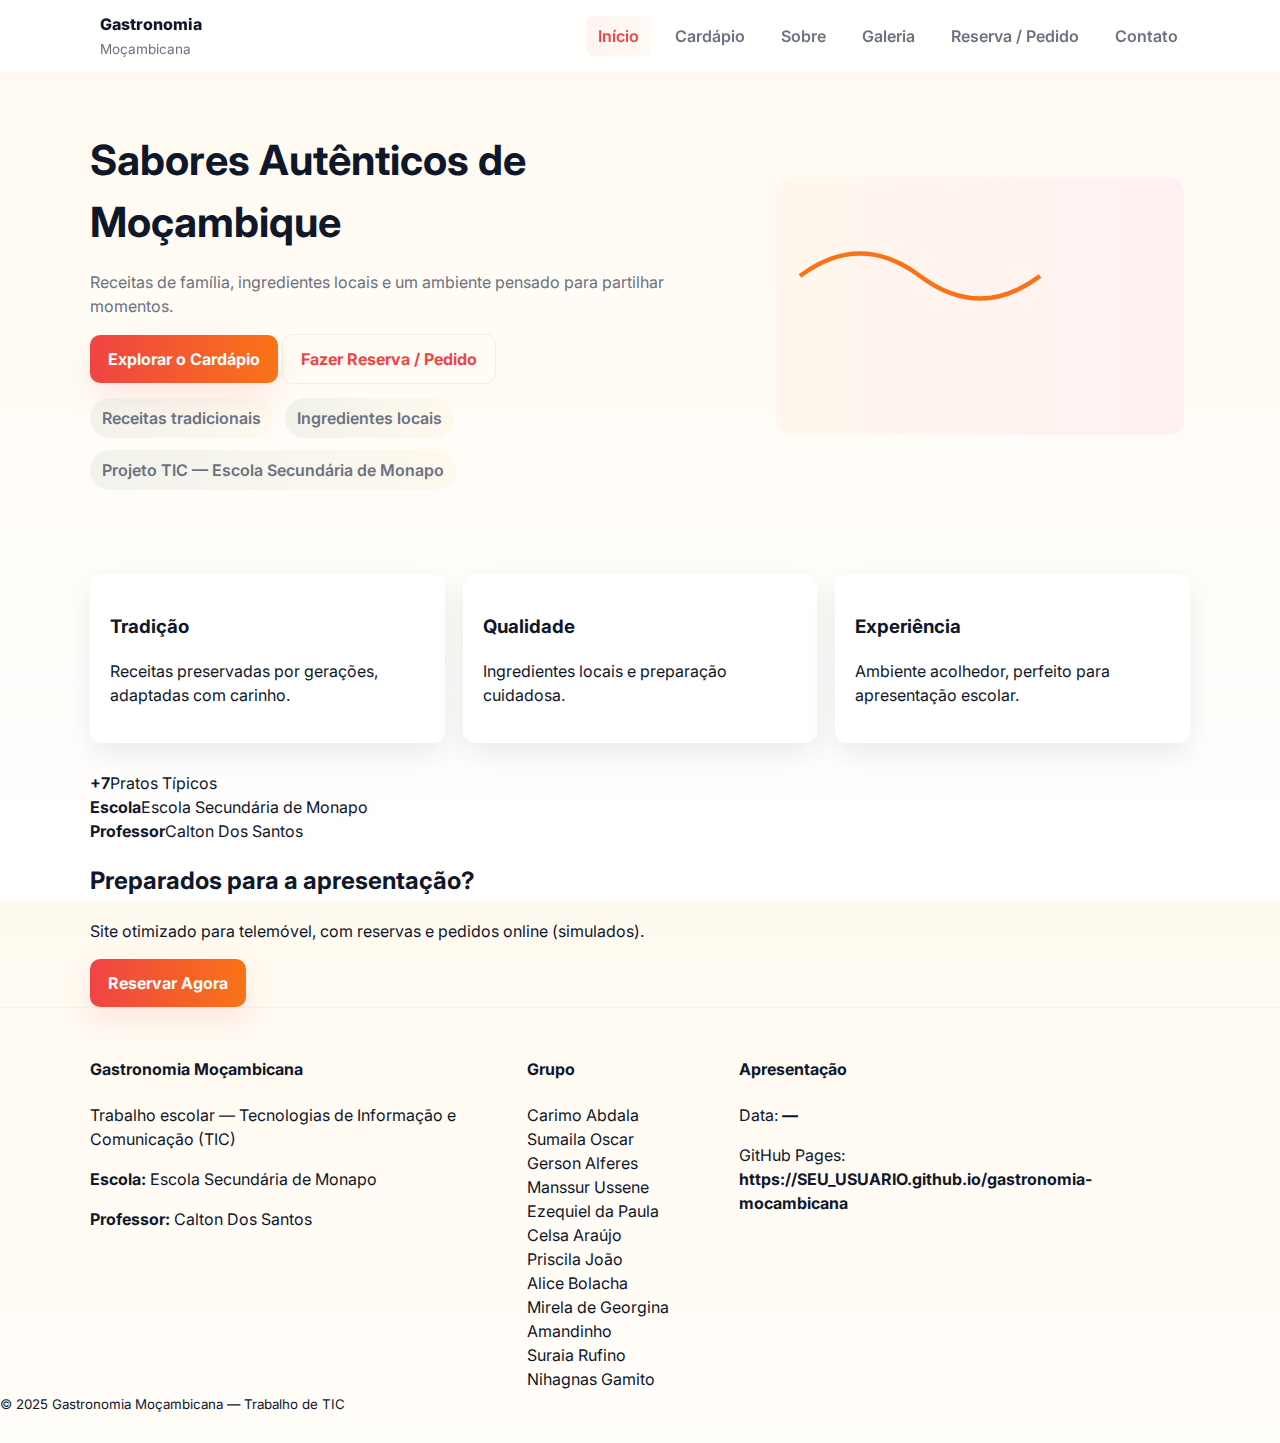
<file: index.html>
<!doctype html>
<html lang="pt">
<head>
  <meta charset="utf-8" />
  <meta name="viewport" content="width=device-width,initial-scale=1" />
  <title>Gastronomia Moçambicana — Início</title>
  <link href="https://fonts.googleapis.com/css2?family=Inter:wght@300;400;600;800&display=swap" rel="stylesheet">
  <link rel="stylesheet" href="style.css">
</head>
<body>
  <header class="site-header">
    <div class="container header-inner">
      <a class="brand" href="index.html" aria-label="Gastronomia Moçambicana">
        <svg class="logo" viewBox="0 0 100 100" aria-hidden="true"><defs><linearGradient id="lg" x1="0" x2="1"><stop offset="0" stop-color="#f59e0b"/><stop offset="1" stop-color="#ef4444"/></linearGradient></defs><circle cx="50" cy="50" r="44" fill="url(#lg)"/></svg>
        <div class="brand-text"><strong>Gastronomia</strong><span>Moçambicana</span></div>
      </a>

      <nav class="main-nav" aria-label="Navegação principal">
        <a href="index.html" class="nav-link active">Início</a>
        <a href="menu.html" class="nav-link">Cardápio</a>
        <a href="sobre.html" class="nav-link">Sobre</a>
        <a href="galeria.html" class="nav-link">Galeria</a>
        <a href="reserva.html" class="nav-link">Reserva / Pedido</a>
        <a href="contato.html" class="nav-link">Contato</a>
      </nav>

      <button class="burger" aria-label="Abrir menu" aria-expanded="false"><span></span><span></span><span></span></button>
    </div>

    <div id="mobile-menu" class="mobile-menu" hidden>
      <a href="index.html">Início</a>
      <a href="menu.html">Cardápio</a>
      <a href="sobre.html">Sobre</a>
      <a href="galeria.html">Galeria</a>
      <a href="reserva.html">Reserva / Pedido</a>
      <a href="contato.html">Contato</a>
    </div>
  </header>

  <main>
    <section class="hero">
      <div class="container hero-inner">
        <div class="hero-copy">
          <h1>Sabores Autênticos de Moçambique</h1>
          <p class="lead">Receitas de família, ingredientes locais e um ambiente pensado para partilhar momentos.</p>
          <div class="hero-ctas">
            <a class="btn primary" href="menu.html">Explorar o Cardápio</a>
            <a class="btn outline" href="reserva.html">Fazer Reserva / Pedido</a>
          </div>
          <ul class="badges">
            <li>Receitas tradicionais</li>
            <li>Ingredientes locais</li>
            <li>Projeto TIC — Escola Secundária de Monapo</li>
          </ul>
        </div>

        <div class="hero-visual" aria-hidden="true">
          <svg viewBox="0 0 560 360" class="hero-art" role="img">
            <defs><linearGradient id="hg" x1="0" x2="1"><stop offset="0" stop-color="#fff7ed"/><stop offset="1" stop-color="#fff1f2"/></linearGradient></defs>
            <rect x="8" y="8" rx="20" width="544" height="344" fill="url(#hg)"/>
            <g transform="translate(40,80)" stroke="#f97316" stroke-width="6" fill="none">
              <path d="M0 60 q80 -60 160 0 q80 60 160 0"/>
            </g>
          </svg>
        </div>
      </div>
    </section>

    <section class="features container">
      <article class="card"><h3>Tradição</h3><p>Receitas preservadas por gerações, adaptadas com carinho.</p></article>
      <article class="card"><h3>Qualidade</h3><p>Ingredientes locais e preparação cuidadosa.</p></article>
      <article class="card"><h3>Experiência</h3><p>Ambiente acolhedor, perfeito para apresentação escolar.</p></article>
    </section>

    <section class="highlights container">
      <div class="grid-3">
        <div class="stat"><strong>+7</strong><span>Pratos Típicos</span></div>
        <div class="stat"><strong>Escola</strong><span>Escola Secundária de Monapo</span></div>
        <div class="stat"><strong>Professor</strong><span>Calton Dos Santos</span></div>
      </div>
    </section>

    <section class="cta container">
      <h2>Preparados para a apresentação?</h2>
      <p>Site otimizado para telemóvel, com reservas e pedidos online (simulados).</p>
      <a class="btn primary" href="reserva.html">Reservar Agora</a>
    </section>
  </main>

  <footer class="site-footer">
    <div class="container footer-grid">
      <div>
        <h4>Gastronomia Moçambicana</h4>
        <p>Trabalho escolar — Tecnologias de Informação e Comunicação (TIC)</p>
        <p><strong>Escola:</strong> Escola Secundária de Monapo</p>
        <p><strong>Professor:</strong> Calton Dos Santos</p>
      </div>

      <div>
        <h4>Grupo</h4>
        <ul class="group-list">
          <li>Carimo Abdala</li><li>Sumaila Oscar</li><li>Gerson Alferes</li><li>Manssur Ussene</li><li>Ezequiel da Paula</li>
          <li>Celsa Araújo</li><li>Priscila João</li><li>Alice Bolacha</li><li>Mirela de Georgina Amandinho</li><li>Suraia Rufino</li><li>Nihagnas Gamito</li>
        </ul>
      </div>

      <div>
        <h4>Apresentação</h4>
        <p>Data: <strong>—</strong></p>
        <p>GitHub Pages: <strong>https://SEU_USUARIO.github.io/gastronomia-mocambicana</strong></p>
      </div>
    </div>
    <div class="copyright"><small>&copy; 2025 Gastronomia Moçambicana — Trabalho de TIC</small></div>
  </footer>

  <script src="scripts.js"></script>
</body>
</html>
</file>
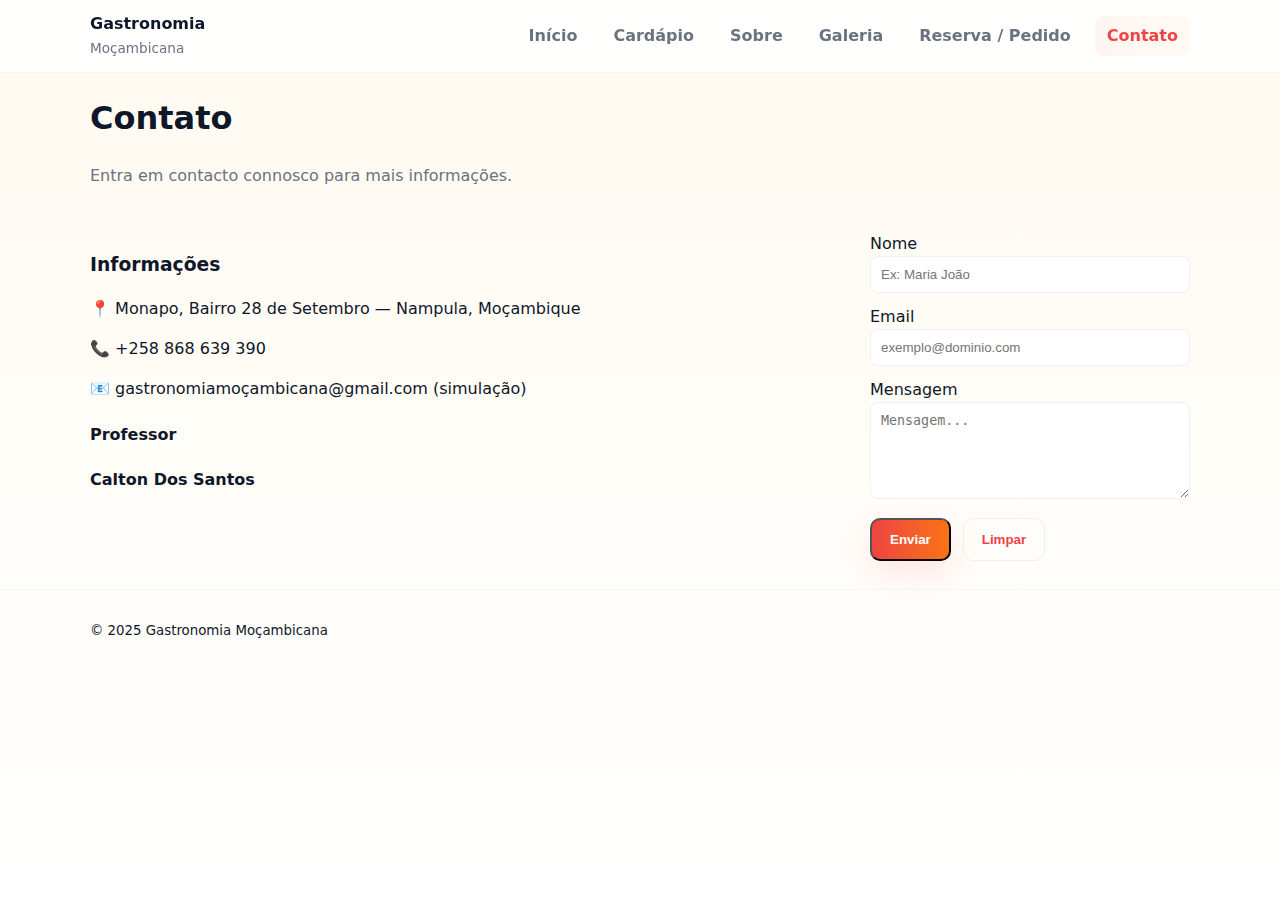
<file: contato.html>
<!doctype html>
<html lang="pt">
<head>
  <meta charset="utf-8"><meta name="viewport" content="width=device-width,initial-scale=1"><title>Contato — Gastronomia Moçambicana</title><link rel="stylesheet" href="style.css"></head>
<body>
  <header class="site-header small"><div class="container header-inner"><a class="brand" href="index.html"><div class="brand-text"><strong>Gastronomia</strong><span>Moçambicana</span></div></a><nav class="main-nav"><a href="index.html">Início</a><a href="menu.html">Cardápio</a><a href="sobre.html">Sobre</a><a href="galeria.html">Galeria</a><a href="reserva.html">Reserva / Pedido</a><a href="contato.html" class="active">Contato</a></nav><button class="burger" aria-label="Abrir menu" aria-expanded="false"><span></span><span></span><span></span></button></div></header>

  <main class="container contact-page">
    <h1>Contato</h1>
    <p class="lead">Entra em contacto connosco para mais informações.</p>
    <div class="contact-grid">
      <aside class="contact-info">
        <h3>Informações</h3>
        <p>📍 Monapo, Bairro 28 de Setembro — Nampula, Moçambique</p>
        <p>📞 +258 868 639 390</p>
        <p>📧 gastronomiamoçambicana@gmail.com (simulação)</p>
        <h4>Professor</h4>
        <p><strong>Calton Dos Santos</strong></p>
      </aside>

      <form id="contactForm" class="contact-form" onsubmit="submitContact(event)">
        <label>Nome
          <input name="name" required placeholder="Ex: Maria João">
        </label>
        <label>Email
          <input name="email" type="email" required placeholder="exemplo@dominio.com">
        </label>
        <label>Mensagem
          <textarea name="message" rows="5" required placeholder="Mensagem..."></textarea>
        </label>
        <div class="form-actions">
          <button class="btn primary" type="submit">Enviar</button>
          <button class="btn outline" type="reset">Limpar</button>
        </div>
      </form>
    </div>
  </main>

  <footer class="site-footer small"><div class="container"><small>&copy; 2025 Gastronomia Moçambicana</small></div></footer>
  <script src="scripts.js"></script>
</body>
</html>
</file>
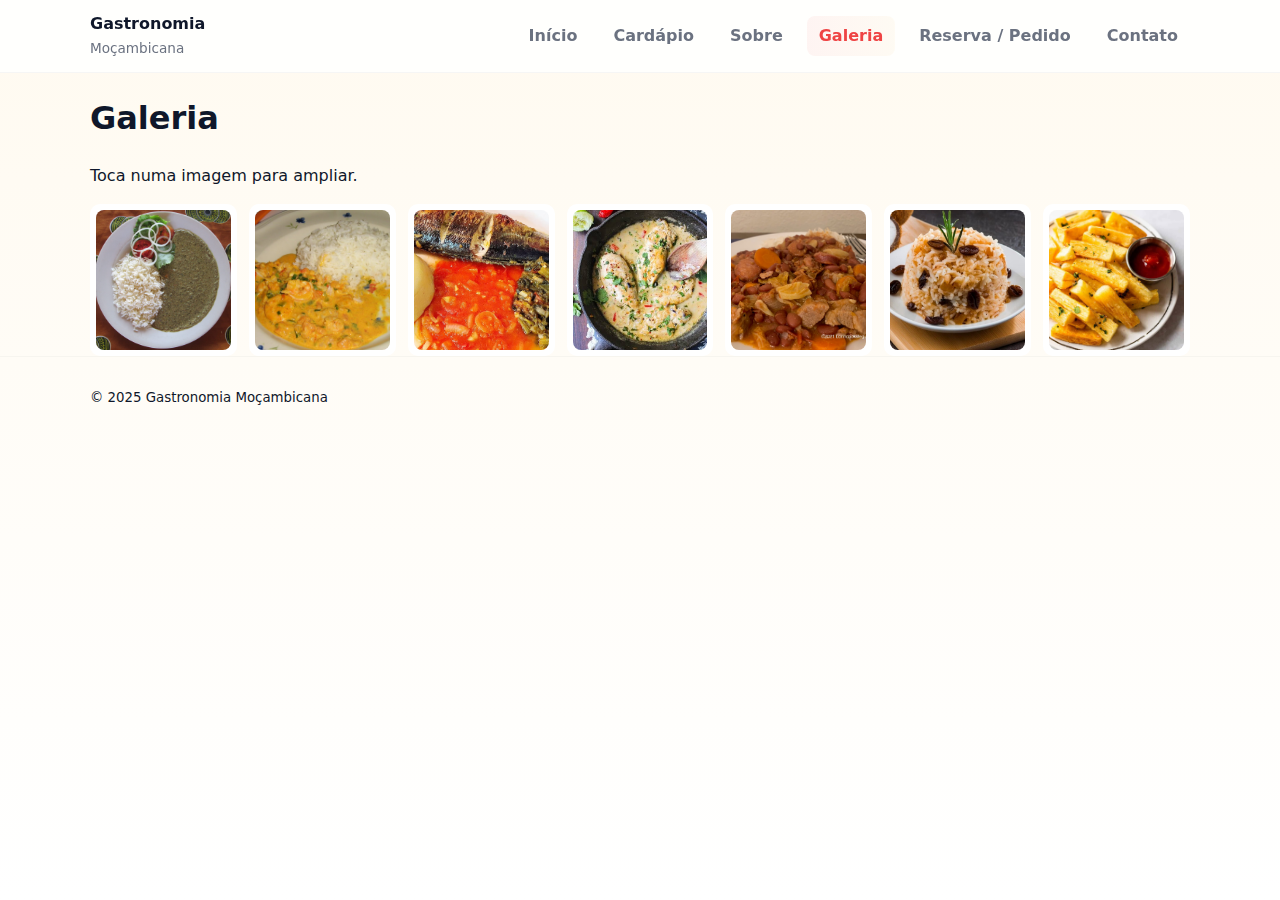
<file: galeria.html>
<!doctype html>
<html lang="pt">
<head>
  <meta charset="utf-8"><meta name="viewport" content="width=device-width,initial-scale=1"><title>Galeria — Gastronomia Moçambicana</title><link rel="stylesheet" href="style.css"></head>
<body>
  <header class="site-header small"><div class="container header-inner"><a class="brand" href="index.html"><div class="brand-text"><strong>Gastronomia</strong><span>Moçambicana</span></div></a><nav class="main-nav"><a href="index.html">Início</a><a href="menu.html">Cardápio</a><a href="sobre.html">Sobre</a><a href="galeria.html" class="active">Galeria</a><a href="reserva.html">Reserva / Pedido</a><a href="contato.html">Contato</a></nav><button class="burger" aria-label="Abrir menu" aria-expanded="false"><span></span><span></span><span></span></button></div></header>

  <main class="container">
    <h1>Galeria</h1>
    <p class="muted">Toca numa imagem para ampliar.</p>

    <div class="gallery-grid">
      <button class="gallery-item" onclick="openLightbox(0)"><img src="imagens/image_search_1761987406537.jpg" alt="Matapa"></button>
      <button class="gallery-item" onclick="openLightbox(1)"><img src="imagens/image_search_1761987435422.jpg" alt="Caril de Camarão"></button>
      <button class="gallery-item" onclick="openLightbox(2)"><img src="imagens/image_search_1761987469574.jpg" alt="Xima com Peixe"></button>
      <button class="gallery-item" onclick="openLightbox(3)"><img src="imagens/image_search_1761987529779.jpg" alt="Frango à Zambeziana"></button>
      <button class="gallery-item" onclick="openLightbox(4)"><img src="imagens/image_search_1761989682351.jpg" alt="Feijoada Moçambicana"></button>
      <button class="gallery-item" onclick="openLightbox(5)"><img src="imagens/image_search_1761989705916.jpg" alt="Arroz de Coco"></button>
      <button class="gallery-item" onclick="openLightbox(6)"><img src="imagens/image_search_1761989723415.jpg" alt="Mandioca Frita"></button>
    </div>
  </main>

  <!-- Lightbox -->
  <div id="lightbox" class="lightbox" aria-hidden="true">
    <button class="lightbox-close" onclick="closeLightbox()" aria-label="Fechar">✕</button>
    <img id="lightboxImg" alt="">
    <div class="lightbox-controls">
      <button onclick="prevImg()">‹</button>
      <button onclick="nextImg()">›</button>
    </div>
  </div>

  <footer class="site-footer small"><div class="container"><small>&copy; 2025 Gastronomia Moçambicana</small></div></footer>
  <script src="scripts.js"></script>
</body>
</html>
</file>
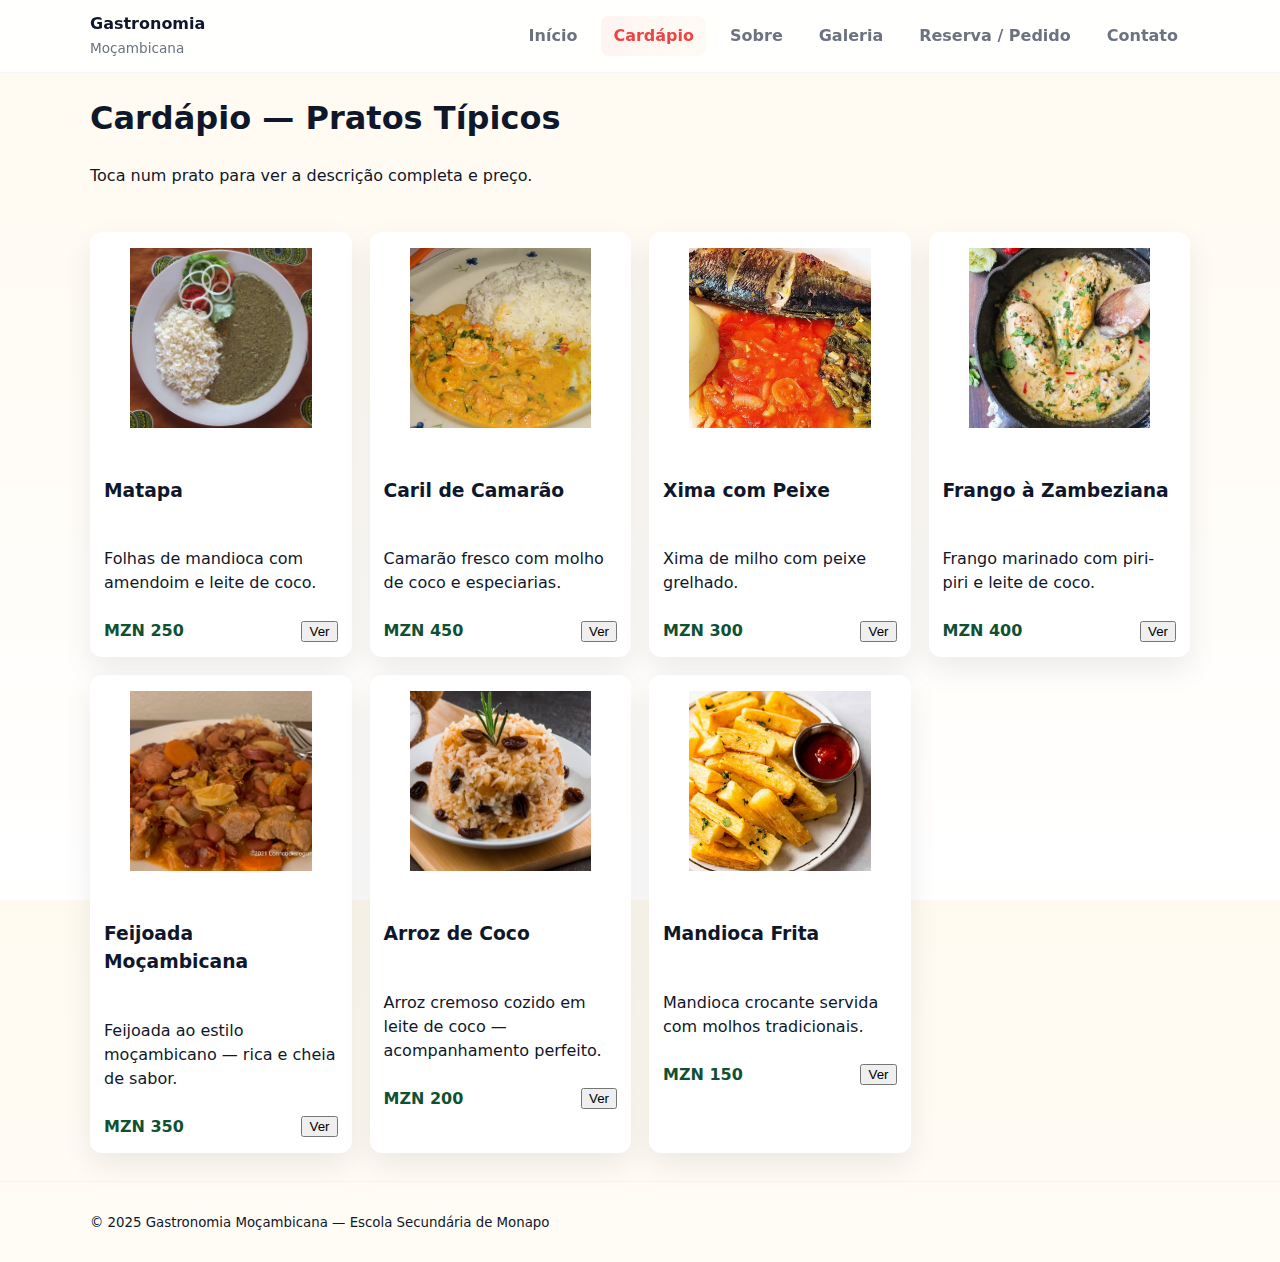
<file: menu.html>
<!doctype html>
<html lang="pt">
<head>
  <meta charset="utf-8" /><meta name="viewport" content="width=device-width,initial-scale=1" />
  <title>Cardápio — Gastronomia Moçambicana</title>
  <link rel="stylesheet" href="style.css">
</head>
<body>
  <header class="site-header small">
    <div class="container header-inner">
      <a class="brand" href="index.html"><div class="brand-text"><strong>Gastronomia</strong><span>Moçambicana</span></div></a>
      <nav class="main-nav">
        <a href="index.html">Início</a>
        <a href="menu.html" class="active">Cardápio</a>
        <a href="sobre.html">Sobre</a>
        <a href="galeria.html">Galeria</a>
        <a href="reserva.html">Reserva / Pedido</a>
        <a href="contato.html">Contato</a>
      </nav>
      <button class="burger" aria-label="Abrir menu" aria-expanded="false"><span></span><span></span><span></span></button>
    </div>
  </header>

  <main class="container">
    <section class="menu-top">
      <h1>Cardápio — Pratos Típicos</h1>
      <p class="muted">Toca num prato para ver a descrição completa e preço.</p>
    </section>

    <section class="menu-grid">
      <!-- Matapa -->
      <article class="dish-card" tabindex="0" onclick="openDish('matapa')">
        <figure class="dish-figure"><img src="imagens/image_search_1761987406537.jpg" alt="Matapa"></figure>
        <div class="dish-body">
          <h3>Matapa</h3>
          <p class="muted">Folhas de mandioca com amendoim e leite de coco.</p>
          <div class="meta"><span class="price">MZN 250</span><button class="btn-small" onclick="event.stopPropagation(); openDish('matapa')">Ver</button></div>
        </div>
      </article>

      <!-- Caril de Camarão -->
      <article class="dish-card" tabindex="0" onclick="openDish('caril')">
        <figure class="dish-figure"><img src="imagens/image_search_1761987435422.jpg" alt="Caril de Camarão"></figure>
        <div class="dish-body">
          <h3>Caril de Camarão</h3>
          <p class="muted">Camarão fresco com molho de coco e especiarias.</p>
          <div class="meta"><span class="price">MZN 450</span><button class="btn-small" onclick="event.stopPropagation(); openDish('caril')">Ver</button></div>
        </div>
      </article>

      <!-- Xima com Peixe -->
      <article class="dish-card" tabindex="0" onclick="openDish('xima')">
        <figure class="dish-figure"><img src="imagens/image_search_1761987469574.jpg" alt="Xima com Peixe"></figure>
        <div class="dish-body">
          <h3>Xima com Peixe</h3>
          <p class="muted">Xima de milho com peixe grelhado.</p>
          <div class="meta"><span class="price">MZN 300</span><button class="btn-small" onclick="event.stopPropagation(); openDish('xima')">Ver</button></div>
        </div>
      </article>

      <!-- Frango à Zambeziana -->
      <article class="dish-card" tabindex="0" onclick="openDish('frango')">
        <figure class="dish-figure"><img src="imagens/image_search_1761987529779.jpg" alt="Frango à Zambeziana"></figure>
        <div class="dish-body">
          <h3>Frango à Zambeziana</h3>
          <p class="muted">Frango marinado com piri-piri e leite de coco.</p>
          <div class="meta"><span class="price">MZN 400</span><button class="btn-small" onclick="event.stopPropagation(); openDish('frango')">Ver</button></div>
        </div>
      </article>

      <!-- Feijoada Moçambicana -->
      <article class="dish-card" tabindex="0" onclick="openDish('feijoada')">
        <figure class="dish-figure"><img src="imagens/image_search_1761989682351.jpg" alt="Feijoada Moçambicana"></figure>
        <div class="dish-body">
          <h3>Feijoada Moçambicana</h3>
          <p class="muted">Feijoada ao estilo moçambicano — rica e cheia de sabor.</p>
          <div class="meta"><span class="price">MZN 350</span><button class="btn-small" onclick="event.stopPropagation(); openDish('feijoada')">Ver</button></div>
        </div>
      </article>

      <!-- Arroz de Coco -->
      <article class="dish-card" tabindex="0" onclick="openDish('cocoarroz')">
        <figure class="dish-figure"><img src="imagens/image_search_1761989705916.jpg" alt="Arroz de Coco"></figure>
        <div class="dish-body">
          <h3>Arroz de Coco</h3>
          <p class="muted">Arroz cremoso cozido em leite de coco — acompanhamento perfeito.</p>
          <div class="meta"><span class="price">MZN 200</span><button class="btn-small" onclick="event.stopPropagation(); openDish('cocoarroz')">Ver</button></div>
        </div>
      </article>

      <!-- Mandioca Frita -->
      <article class="dish-card" tabindex="0" onclick="openDish('mandioca')">
        <figure class="dish-figure"><img src="imagens/image_search_1761989723415.jpg" alt="Mandioca Frita"></figure>
        <div class="dish-body">
          <h3>Mandioca Frita</h3>
          <p class="muted">Mandioca crocante servida com molhos tradicionais.</p>
          <div class="meta"><span class="price">MZN 150</span><button class="btn-small" onclick="event.stopPropagation(); openDish('mandioca')">Ver</button></div>
        </div>
      </article>
    </section>
  </main>

  <!-- dish modal -->
  <div id="dishModal" class="modal" aria-hidden="true">
    <div class="modal-panel" role="dialog" aria-modal="true">
      <button class="modal-close" aria-label="Fechar" onclick="closeDish()">✕</button>
      <h3 id="dishTitle"></h3>
      <p id="dishDesc"></p>
      <p><strong>Preço:</strong> <span id="dishPrice"></span></p>
      <p><a class="btn primary" href="reserva.html" onclick="closeDish()">Pedir / Reservar este prato</a></p>
    </div>
  </div>

  <footer class="site-footer small"><div class="container"><small>&copy; 2025 Gastronomia Moçambicana — Escola Secundária de Monapo</small></div></footer>

  <script src="scripts.js"></script>
</body>
</html>
</file>
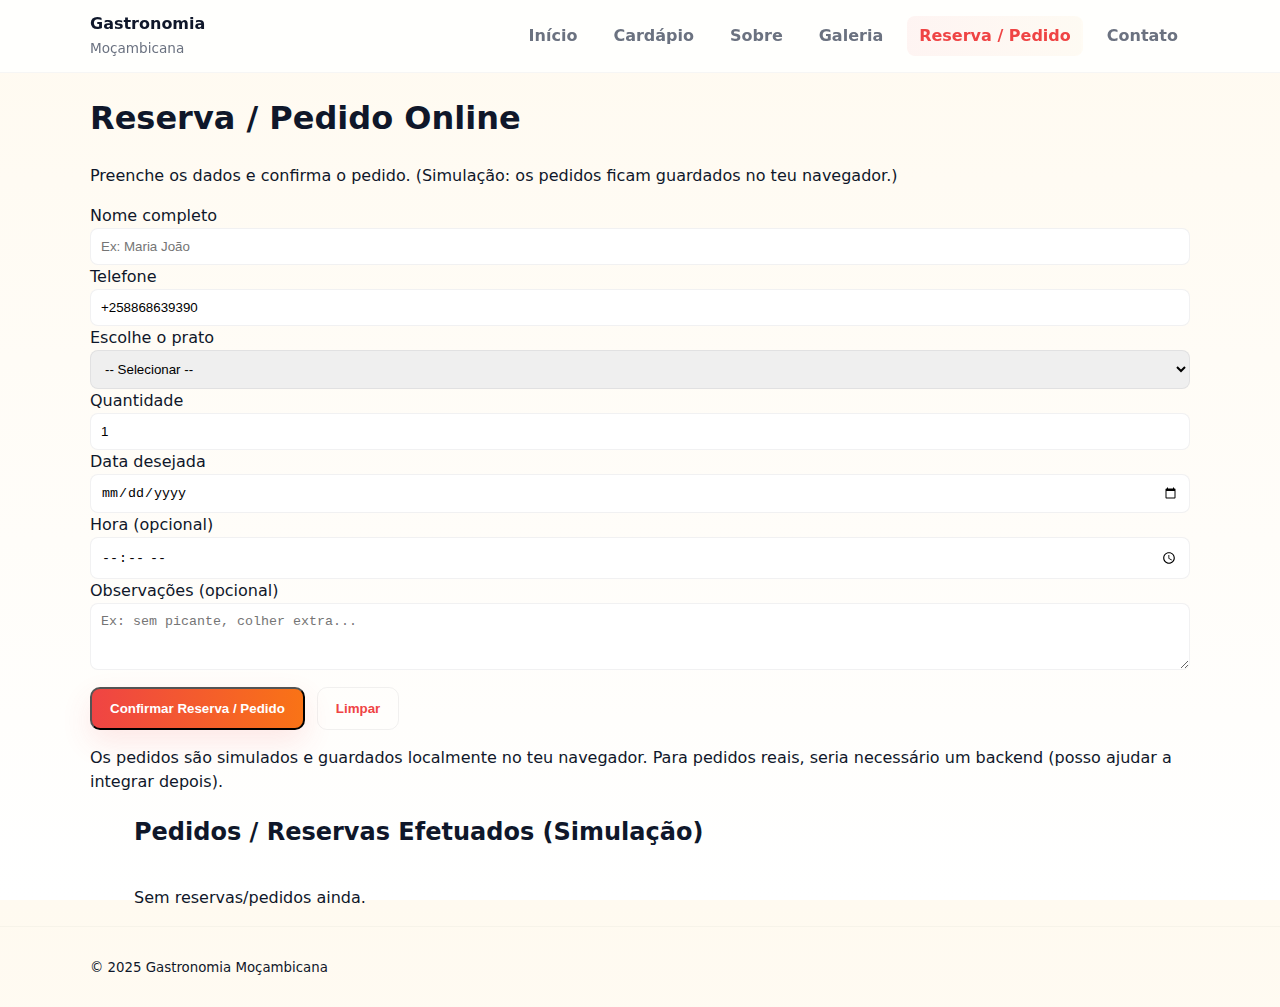
<file: reserva.html>
<!doctype html>
<html lang="pt">
<head>
  <meta charset="utf-8"><meta name="viewport" content="width=device-width,initial-scale=1"><title>Reserva / Pedido — Gastronomia Moçambicana</title><link rel="stylesheet" href="style.css"></head>
<body>
  <header class="site-header small"><div class="container header-inner"><a class="brand" href="index.html"><div class="brand-text"><strong>Gastronomia</strong><span>Moçambicana</span></div></a><nav class="main-nav"><a href="index.html">Início</a><a href="menu.html">Cardápio</a><a href="sobre.html">Sobre</a><a href="galeria.html">Galeria</a><a href="reserva.html" class="active">Reserva / Pedido</a><a href="contato.html">Contato</a></nav><button class="burger" aria-label="Abrir menu" aria-expanded="false"><span></span><span></span><span></span></button></div></header>

  <main class="container">
    <h1>Reserva / Pedido Online</h1>
    <p class="muted">Preenche os dados e confirma o pedido. (Simulação: os pedidos ficam guardados no teu navegador.)</p>

    <form id="reservaForm" class="reserva-form" onsubmit="submitReserva(event)">
      <label>Nome completo
        <input name="name" type="text" required placeholder="Ex: Maria João">
      </label>

      <label>Telefone
        <input name="phone" type="tel" required placeholder="+258 868 639 390" value="+258868639390">
      </label>

      <label>Escolhe o prato
        <select name="dish" required>
          <option value="">-- Selecionar --</option>
          <option value="Matapa">Matapa — MZN 250</option>
          <option value="Caril de Camarão">Caril de Camarão — MZN 450</option>
          <option value="Xima com Peixe">Xima com Peixe — MZN 300</option>
          <option value="Frango à Zambeziana">Frango à Zambeziana — MZN 400</option>
          <option value="Feijoada Moçambicana">Feijoada Moçambicana — MZN 350</option>
          <option value="Arroz de Coco">Arroz de Coco — MZN 200</option>
          <option value="Mandioca Frita">Mandioca Frita — MZN 150</option>
        </select>
      </label>

      <label>Quantidade
        <input name="quantity" type="number" min="1" value="1" required>
      </label>

      <label>Data desejada
        <input name="date" type="date" required>
      </label>

      <label>Hora (opcional)
        <input name="time" type="time">
      </label>

      <label>Observações (opcional)
        <textarea name="note" rows="3" placeholder="Ex: sem picante, colher extra..."></textarea>
      </label>

      <div class="form-actions">
        <button class="btn primary" type="submit">Confirmar Reserva / Pedido</button>
        <button class="btn outline" type="reset">Limpar</button>
      </div>

      <p class="note">Os pedidos são simulados e guardados localmente no teu navegador. Para pedidos reais, seria necessário um backend (posso ajudar a integrar depois).</p>
    </form>

    <section class="recent container">
      <h2>Pedidos / Reservas Efetuados (Simulação)</h2>
      <div id="reservasList" class="reservas-list"></div>
    </section>
  </main>

  <footer class="site-footer small"><div class="container"><small>&copy; 2025 Gastronomia Moçambicana</small></div></footer>
  <script src="scripts.js"></script>
</body>
</html>
</file>
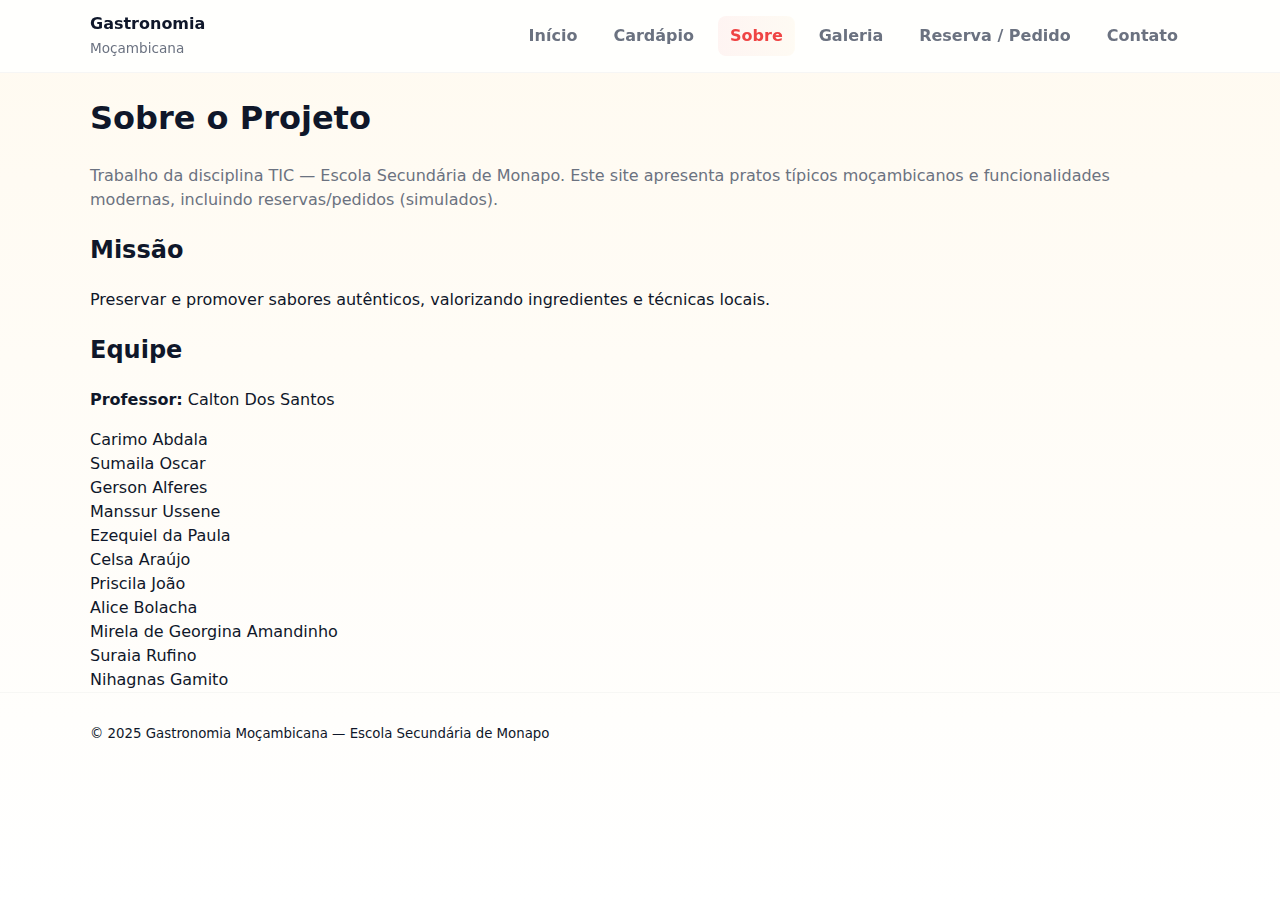
<file: sobre.html>
<!doctype html>
<html lang="pt">
<head>
  <meta charset="utf-8"><meta name="viewport" content="width=device-width,initial-scale=1"><title>Sobre — Gastronomia Moçambicana</title><link rel="stylesheet" href="style.css"></head>
<body>
  <header class="site-header small"><div class="container header-inner"><a class="brand" href="index.html"><div class="brand-text"><strong>Gastronomia</strong><span>Moçambicana</span></div></a><nav class="main-nav"><a href="index.html">Início</a><a href="menu.html">Cardápio</a><a href="sobre.html" class="active">Sobre</a><a href="galeria.html">Galeria</a><a href="reserva.html">Reserva / Pedido</a><a href="contato.html">Contato</a></nav><button class="burger" aria-label="Abrir menu" aria-expanded="false"><span></span><span></span><span></span></button></div></header>

  <main class="container about-page">
    <h1>Sobre o Projeto</h1>
    <p class="lead">Trabalho da disciplina TIC — Escola Secundária de Monapo. Este site apresenta pratos típicos moçambicanos e funcionalidades modernas, incluindo reservas/pedidos (simulados).</p>

    <section>
      <h2>Missão</h2>
      <p>Preservar e promover sabores autênticos, valorizando ingredientes e técnicas locais.</p>
    </section>

    <section>
      <h2>Equipe</h2>
      <p><strong>Professor:</strong> Calton Dos Santos</p>
      <ul class="group-list">
        <li>Carimo Abdala</li><li>Sumaila Oscar</li><li>Gerson Alferes</li><li>Manssur Ussene</li><li>Ezequiel da Paula</li>
        <li>Celsa Araújo</li><li>Priscila João</li><li>Alice Bolacha</li><li>Mirela de Georgina Amandinho</li><li>Suraia Rufino</li><li>Nihagnas Gamito</li>
      </ul>
    </section>
  </main>

  <footer class="site-footer small"><div class="container"><small>&copy; 2025 Gastronomia Moçambicana — Escola Secundária de Monapo</small></div></footer>
  <script src="scripts.js"></script>
</body>
</html>
</file>
<file: style.css>
:root{
  --bg: #fffaf0;
  --muted: #6b7280;
  --accent: #ef4444;
  --accent-2: #f59e0b;
  --accent-3: #0f5132;
  --card: #ffffff;
  --maxw: 1100px;
  --radius: 14px;
  --shadow: 0 12px 30px rgba(2,6,23,0.08);
  --trans: 0.28s cubic-bezier(.2,.9,.2,1);
}
*{box-sizing:border-box}
html,body{height:100%}
body{
  margin:0;font-family:Inter,system-ui,-apple-system,"Segoe UI",Roboto,Arial;
  background:linear-gradient(180deg,var(--bg) 0%, #fff 100%);
  color:#0f172a;font-size:16px;line-height:1.5;
}
.container{width:92%;max-width:var(--maxw);margin:0 auto}

/* Header */
.site-header{position:sticky;top:0;z-index:60;background:rgba(255,255,255,0.85);backdrop-filter: blur(6px);border-bottom:1px solid rgba(15,23,42,0.04)}
.header-inner{display:flex;align-items:center;gap:20px;padding:12px 0}
.brand{display:flex;align-items:center;gap:10px;text-decoration:none;color:inherit}
.brand-text strong{display:block;font-weight:800}
.brand-text span{font-size:0.85rem;color:var(--muted);margin-top:2px}

/* Nav */
.main-nav{margin-left:auto;display:flex;gap:12px;align-items:center}
.main-nav a{color:var(--muted);text-decoration:none;padding:8px 12px;border-radius:8px;font-weight:600;transition:color var(--trans)}
.main-nav a.active, .main-nav a:hover{color:var(--accent);background:linear-gradient(90deg, rgba(239,68,68,0.06), rgba(245,158,11,0.04))}

/* burger */
.burger{display:none;margin-left:12px;width:44px;height:44px;border-radius:10px;background:transparent;border:0;cursor:pointer}
.burger span{display:block;height:2px;background:#111;margin:7px 12px;border-radius:2px}

/* mobile menu */
.mobile-menu{display:none;padding:12px;border-top:1px solid rgba(15,23,42,0.04)}
.mobile-menu a{display:block;padding:10px 0;color:var(--muted);text-decoration:none}

/* Hero */
.hero{padding:56px 0}
.hero-inner{display:grid;grid-template-columns:1fr 420px;gap:40px;align-items:center}
.hero-copy h1{font-size:clamp(1.6rem,4vw,2.6rem);margin:0 0 12px}
.lead{color:var(--muted);margin-bottom:16px}
.btn{display:inline-block;padding:12px 18px;border-radius:10px;text-decoration:none;font-weight:700;transition:transform var(--trans), box-shadow var(--trans)}
.btn.primary{background:linear-gradient(90deg,var(--accent),#f97316);color:#fff;box-shadow:0 12px 30px rgba(239,68,68,0.12)}
.btn.outline{background:transparent;border:1px solid rgba(15,23,42,0.06);color:var(--accent)}

/* badges */
.badges{list-style:none;padding:0;margin:14px 0 0;display:flex;gap:12px;flex-wrap:wrap}
.badges li{background:linear-gradient(90deg,rgba(15,81,50,0.06),rgba(245,158,11,0.04));padding:8px 12px;border-radius:999px;color:var(--muted);font-weight:600}

/* cards */
.features{display:grid;grid-template-columns:repeat(3,1fr);gap:18px;padding:28px 0}
.card{background:var(--card);padding:20px;border-radius:12px;box-shadow:var(--shadow);transition:transform var(--trans)}
.card:hover{transform:translateY(-6px)}

/* menu grid */
.menu-grid{display:grid;grid-template-columns:repeat(auto-fit,minmax(260px,1fr));gap:18px;padding:28px 0}
.dish-card{background:var(--card);border-radius:12px;overflow:hidden;box-shadow:var(--shadow);display:flex;flex-direction:column;cursor:pointer;transition:transform var(--trans)}
.dish-card:focus,.dish-card:hover{transform:translateY(-6px)}
.dish-figure{height:180px;background:#f7f7f8;display:flex;align-items:center;justify-content:center}
.dish-figure img{width:100%;height:100%;object-fit:cover;display:block}
.dish-body{padding:14px;display:flex;flex-direction:column;gap:8px}
.meta{display:flex;justify-content:space-between;align-items:center}
.price{font-weight:800;color:var(--accent-3)}

/* modal */
.modal{position:fixed;inset:0;display:flex;align-items:center;justify-content:center;background:rgba(2,6,23,0.45);z-index:80;backdrop-filter:blur(4px);opacity:0;pointer-events:none;transition:opacity var(--trans)}
.modal[aria-hidden="false"]{opacity:1;pointer-events:auto}
.modal-panel{background:#fff;padding:20px;border-radius:12px;max-width:720px;width:92%;position:relative;box-shadow:0 30px 60px rgba(2,6,23,0.2)}
.modal-close{position:absolute;right:12px;top:10px;border:0;background:transparent;font-size:1.2rem;cursor:pointer}

/* gallery */
.gallery-grid{display:grid;grid-template-columns:repeat(auto-fit,minmax(140px,1fr));gap:12px}
.gallery-item{background:#fff;border-radius:10px;padding:6px;border:0;cursor:pointer;overflow:hidden}
.gallery-item img{width:100%;height:140px;object-fit:cover;display:block;border-radius:8px;transition:transform var(--trans)}
.gallery-item:active img,.gallery-item:hover img{transform:scale(1.04)}

/* lightbox */
.lightbox{position:fixed;inset:0;display:flex;align-items:center;justify-content:center;background:rgba(2,6,23,0.9);z-index:100;opacity:0;pointer-events:none;transition:opacity var(--trans)}
.lightbox[aria-hidden="false"]{opacity:1;pointer-events:auto}
.lightbox img{max-width:92%;max-height:82%;border-radius:10px}
.lightbox-close{position:absolute;right:18px;top:14px;background:transparent;border:0;color:#fff;font-size:1.6rem}

/* contact / reserva form */
.contact-grid{display:grid;grid-template-columns:1fr 320px;gap:24px;padding:28px 0}
.contact-form label{display:block;margin-bottom:12px}
.contact-form input,.contact-form textarea,.reserva-form input,.reserva-form textarea,.reserva-form select{width:100%;padding:10px;border-radius:8px;border:1px solid rgba(15,23,42,0.06)}
.form-actions{display:flex;gap:12px;margin-top:10px}

/* reservas list */
.reservas-list{margin-top:10px;display:flex;flex-direction:column;gap:10px}
.reserva-card{background:#fff;padding:12px;border-radius:10px;box-shadow:var(--shadow)}

/* footer */
.site-footer{padding:28px 0;background:transparent;border-top:1px solid rgba(15,23,42,0.03)}
.footer-grid{display:flex;gap:30px;align-items:flex-start;justify-content:space-between}
.group-list{list-style:none;padding-left:0;margin:8px 0 0}

/* responsive */
@media (max-width:980px){ .hero-inner{grid-template-columns:1fr} .features{grid-template-columns:1fr} .contact-grid{grid-template-columns:1fr} }
@media (max-width:720px){ .main-nav{display:none} .burger{display:block} .mobile-menu{display:block} .gallery-item img{height:120px} .dish-figure{height:160px} .gallery-grid{grid-template-columns:repeat(2,1fr)} }
</file>
